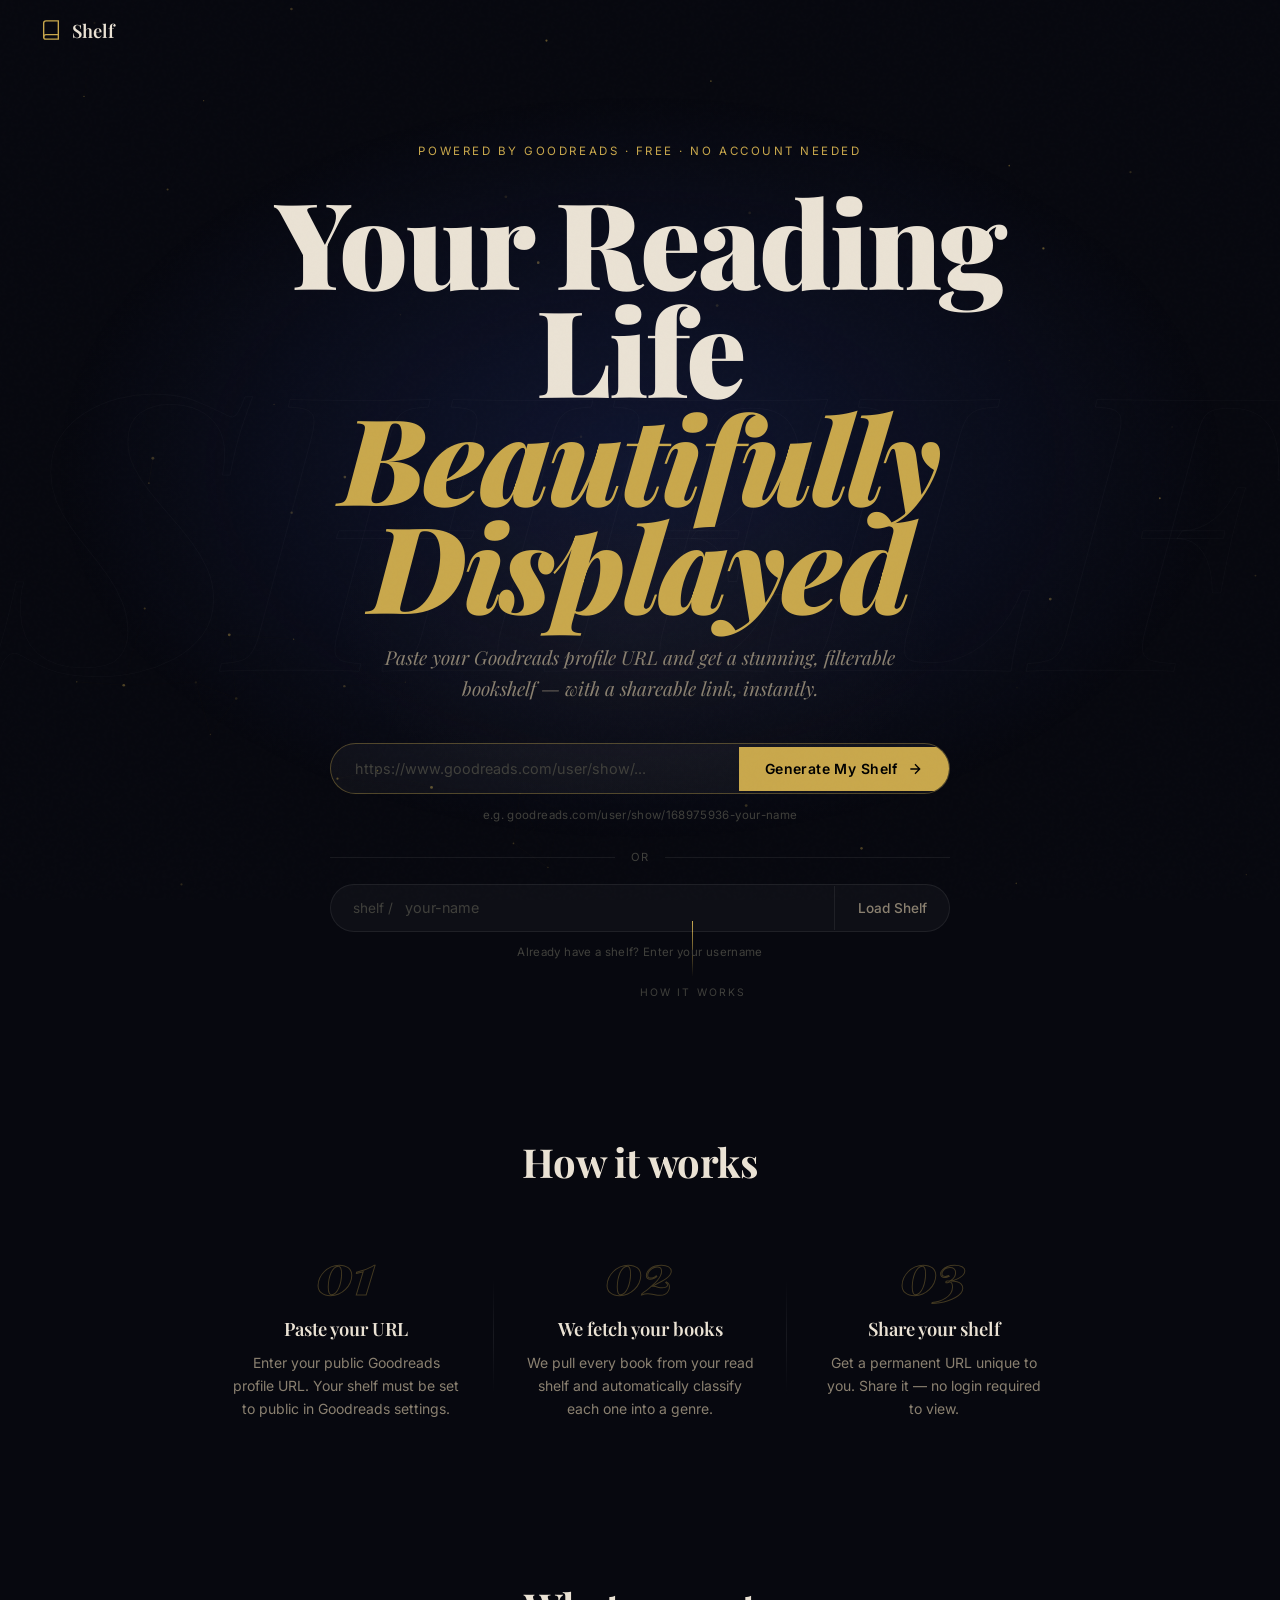
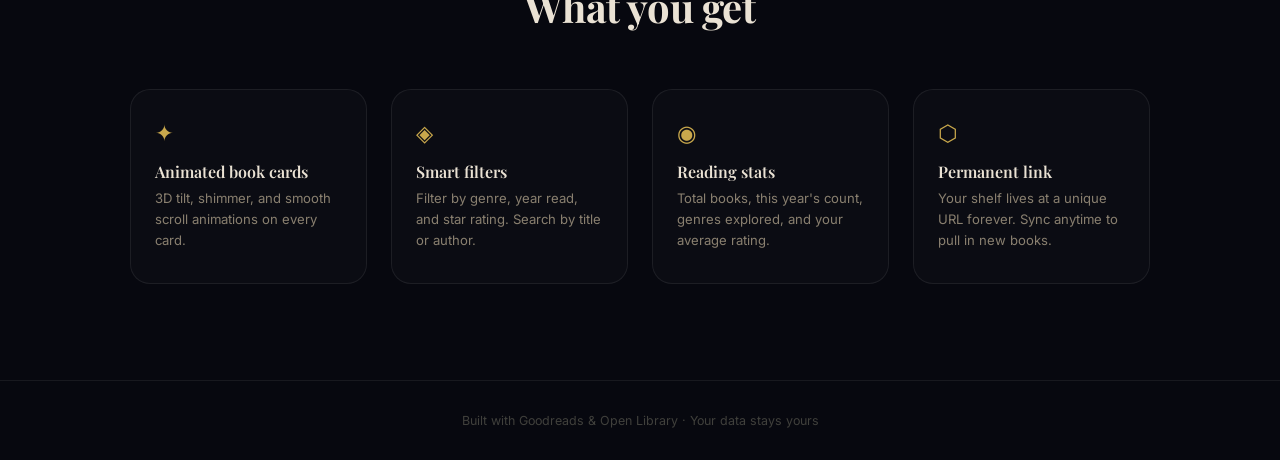
<file: index.html>
<!DOCTYPE html>
<html lang="en">
<head>
  <meta charset="UTF-8" />
  <meta name="viewport" content="width=device-width, initial-scale=1.0" />
  <title>Shelf — Your Goodreads, Beautifully Displayed</title>
  <link rel="apple-touch-icon" href="/apple-touch-icon.png" />
  <link rel="icon" type="image/png" href="/apple-touch-icon.png" />
  <link rel="manifest" href="/site.webmanifest" />
  <meta name="theme-color" content="#0d0d10" />
  <link rel="preconnect" href="https://fonts.googleapis.com" />
  <link rel="preconnect" href="https://fonts.gstatic.com" crossorigin />
  <link href="https://fonts.googleapis.com/css2?family=Playfair+Display:ital,wght@0,400;0,600;0,700;0,900;1,400;1,600&family=Inter:wght@300;400;500;600&display=swap" rel="stylesheet" />
  <script src="https://cdnjs.cloudflare.com/ajax/libs/gsap/3.12.5/gsap.min.js"></script>
  <link rel="stylesheet" href="style.css" />
  <link rel="stylesheet" href="landing.css" />
</head>
<body>

  <canvas id="particles-canvas"></canvas>

  <!-- Nav -->
  <nav class="nav" id="nav">
    <div class="nav-brand">
      <svg class="nav-logo" viewBox="0 0 24 24" fill="none">
        <path d="M4 19.5A2.5 2.5 0 0 1 6.5 17H20" stroke="currentColor" stroke-width="1.5" stroke-linecap="round"/>
        <path d="M6.5 2H20v20H6.5A2.5 2.5 0 0 1 4 19.5v-15A2.5 2.5 0 0 1 6.5 2z" stroke="currentColor" stroke-width="1.5"/>
      </svg>
      Shelf
    </div>
  </nav>

  <!-- Hero -->
  <section class="l-hero">
    <div class="l-hero-bg-text" aria-hidden="true">SHELF</div>
    <div class="l-hero-content">
      <div class="l-eyebrow">Powered by Goodreads · Free · No account needed</div>
      <h1 class="l-title">
        <span class="l-line l-line-1">Your Reading Life</span>
        <span class="l-line l-line-2"><em>Beautifully Displayed</em></span>
      </h1>
      <p class="l-sub">Paste your Goodreads profile URL and get a stunning, filterable bookshelf — with a shareable link, instantly.</p>

      <div class="l-input-wrap" id="inputWrap">
        <input
          type="url"
          class="l-input"
          id="urlInput"
          placeholder="https://www.goodreads.com/user/show/..."
          autocomplete="off"
          spellcheck="false"
        />
        <button class="l-btn" id="generateBtn">
          <span>Generate My Shelf</span>
          <svg viewBox="0 0 24 24" fill="none" stroke="currentColor" stroke-width="2">
            <path d="M5 12h14M12 5l7 7-7 7"/>
          </svg>
        </button>
      </div>
      <p class="l-hint" id="inputHint">e.g. goodreads.com/user/show/168975936-your-name</p>

      <!-- Already have a shelf -->
      <div class="l-or-divider"><span>or</span></div>
      <div class="l-existing-wrap" id="existingWrap">
        <div class="l-slug-row" id="slugRow">
          <span class="l-slug-prefix">shelf /</span>
          <input
            type="text"
            class="l-slug-input"
            id="slugInput"
            placeholder="your-name"
            autocomplete="off"
            spellcheck="false"
          />
          <button class="l-slug-btn" id="loadBtn">Load Shelf</button>
        </div>
        <p class="l-hint" id="slugHint">Already have a shelf? Enter your username</p>
      </div>
    </div>

    <div class="l-scroll-hint">
      <div class="scroll-track"></div>
      <span>How it works</span>
    </div>
  </section>

  <!-- How it works -->
  <section class="l-steps">
    <h2 class="l-section-title">How it works</h2>
    <div class="l-steps-grid">
      <div class="l-step">
        <div class="l-step-num">01</div>
        <h3>Paste your URL</h3>
        <p>Enter your public Goodreads profile URL. Your shelf must be set to public in Goodreads settings.</p>
      </div>
      <div class="l-step-divider"></div>
      <div class="l-step">
        <div class="l-step-num">02</div>
        <h3>We fetch your books</h3>
        <p>We pull every book from your read shelf and automatically classify each one into a genre.</p>
      </div>
      <div class="l-step-divider"></div>
      <div class="l-step">
        <div class="l-step-num">03</div>
        <h3>Share your shelf</h3>
        <p>Get a permanent URL unique to you. Share it — no login required to view.</p>
      </div>
    </div>
  </section>

  <!-- Features -->
  <section class="l-features">
    <h2 class="l-section-title">What you get</h2>
    <div class="l-features-grid">
      <div class="l-feature">
        <div class="l-feature-icon">✦</div>
        <h4>Animated book cards</h4>
        <p>3D tilt, shimmer, and smooth scroll animations on every card.</p>
      </div>
      <div class="l-feature">
        <div class="l-feature-icon">◈</div>
        <h4>Smart filters</h4>
        <p>Filter by genre, year read, and star rating. Search by title or author.</p>
      </div>
      <div class="l-feature">
        <div class="l-feature-icon">◉</div>
        <h4>Reading stats</h4>
        <p>Total books, this year's count, genres explored, and your average rating.</p>
      </div>
      <div class="l-feature">
        <div class="l-feature-icon">⬡</div>
        <h4>Permanent link</h4>
        <p>Your shelf lives at a unique URL forever. Sync anytime to pull in new books.</p>
      </div>
    </div>
  </section>

  <!-- Footer -->
  <footer class="l-footer">
    <p>Built with Goodreads &amp; Open Library · Your data stays yours</p>
  </footer>

  <!-- Progress overlay -->
  <div class="l-overlay" id="progressOverlay">
    <div class="l-overlay-card">
      <div class="sync-rings">
        <div class="ring ring-1"></div>
        <div class="ring ring-2"></div>
        <div class="ring ring-3"></div>
        <div class="ring-icon">
          <svg viewBox="0 0 24 24" fill="none" stroke="currentColor" stroke-width="1.5">
            <path d="M4 19.5A2.5 2.5 0 0 1 6.5 17H20"/>
            <path d="M6.5 2H20v20H6.5A2.5 2.5 0 0 1 4 19.5v-15A2.5 2.5 0 0 1 6.5 2z"/>
          </svg>
        </div>
      </div>
      <h3 id="overlayTitle">Fetching your books…</h3>
      <p id="overlayMsg">Connecting to Goodreads</p>
      <div class="l-progress-track">
        <div class="l-progress-fill" id="progressFill"></div>
      </div>
      <p class="l-progress-label" id="progressLabel"></p>
    </div>
  </div>

  <!-- Toast -->
  <div class="toast" id="toast">
    <div class="toast-indicator" id="toastIndicator"></div>
    <span class="toast-msg" id="toastMsg"></span>
  </div>

  <script src="landing.js"></script>
</body>
</html>
</file>
<file: style.css>
/* ─── Variables ─────────────────────────────────────────────── */
:root {
  --bg:           #07080f;
  --bg2:          #0c0e1a;
  --bg3:          #111422;
  --card-bg:      rgba(14, 17, 30, 0.92);
  --border:       rgba(255, 255, 255, 0.07);
  --border-gold:  rgba(201, 168, 76, 0.35);
  --gold:         #c9a84c;
  --gold-lt:      #e8c97e;
  --gold-dim:     rgba(201, 168, 76, 0.12);
  --gold-glow:    rgba(201, 168, 76, 0.18);
  --text:         #eae2d4;
  --text2:        #8a8070;
  --text3:        #40403c;
  --star:         #f5c518;
  --green:        #4ade80;
  --red:          #f87171;
  --serif:        'Playfair Display', Georgia, serif;
  --sans:         'Inter', system-ui, sans-serif;
  --r:            12px;
  --r-lg:         20px;
  --shadow:       0 8px 40px rgba(0, 0, 0, 0.6);
  --shadow-card:  0 20px 60px rgba(0, 0, 0, 0.8), 0 0 0 1px rgba(201,168,76,0.12);
}

/* ─── Reset ──────────────────────────────────────────────────── */
*, *::before, *::after { box-sizing: border-box; margin: 0; padding: 0; }
html { font-size: 16px; scroll-behavior: smooth; }
body {
  background: var(--bg);
  color: var(--text);
  font-family: var(--sans);
  overflow-x: hidden;
  min-height: 100vh;
}
button { cursor: pointer; font-family: var(--sans); }
img { display: block; max-width: 100%; }
a { color: inherit; text-decoration: none; }

/* ─── Noise overlay ──────────────────────────────────────────── */
body::after {
  content: '';
  position: fixed;
  inset: 0;
  background-image: url("data:image/svg+xml,%3Csvg viewBox='0 0 256 256' xmlns='http://www.w3.org/2000/svg'%3E%3Cfilter id='noise'%3E%3CfeTurbulence type='fractalNoise' baseFrequency='0.9' numOctaves='4' stitchTiles='stitch'/%3E%3C/filter%3E%3Crect width='100%25' height='100%25' filter='url(%23noise)' opacity='0.04'/%3E%3C/svg%3E");
  pointer-events: none;
  z-index: 9999;
  opacity: 0.35;
}

/* ─── Canvas ─────────────────────────────────────────────────── */
#particles-canvas {
  position: fixed;
  inset: 0;
  width: 100%;
  height: 100%;
  pointer-events: none;
  z-index: 0;
}

/* ─── Nav ────────────────────────────────────────────────────── */
.nav {
  position: fixed;
  top: 0; left: 0; right: 0;
  z-index: 100;
  display: flex;
  align-items: center;
  justify-content: space-between;
  padding: 1.1rem 2.5rem;
  background: transparent;
  transition: background 0.4s ease, padding 0.3s ease, box-shadow 0.4s ease;
}
.nav.scrolled {
  background: rgba(7, 8, 15, 0.92);
  backdrop-filter: blur(24px);
  -webkit-backdrop-filter: blur(24px);
  box-shadow: 0 1px 0 var(--border);
  padding: 0.8rem 2.5rem;
}
.nav-brand {
  display: flex;
  align-items: center;
  gap: 0.65rem;
  font-family: var(--serif);
  font-size: 1.15rem;
  font-weight: 600;
  color: var(--text);
  letter-spacing: -0.01em;
}
.nav-logo {
  width: 22px;
  height: 22px;
  color: var(--gold);
}
.nav-right {
  display: flex;
  align-items: center;
  gap: 1.25rem;
}
.last-updated {
  font-size: 0.72rem;
  color: var(--text3);
  letter-spacing: 0.04em;
}
.sync-btn {
  display: flex;
  align-items: center;
  gap: 0.55rem;
  padding: 0.55rem 1.2rem;
  background: transparent;
  border: 1px solid var(--border-gold);
  border-radius: 50px;
  color: var(--gold-lt);
  font-size: 0.82rem;
  font-weight: 500;
  letter-spacing: 0.03em;
  transition: background 0.3s, border-color 0.3s, transform 0.2s, opacity 0.3s;
}
.sync-btn:hover {
  background: var(--gold-glow);
  border-color: var(--gold);
  transform: translateY(-1px);
}
.sync-btn.syncing { opacity: 0.55; pointer-events: none; }
.sync-btn.syncing .sync-icon { animation: spin 1s linear infinite; }
.sync-icon { width: 15px; height: 15px; flex-shrink: 0; }
@keyframes spin { to { transform: rotate(360deg); } }

/* ─── Hero ───────────────────────────────────────────────────── */
.hero {
  position: relative;
  z-index: 1;
  min-height: 100vh;
  display: flex;
  flex-direction: column;
  align-items: center;
  justify-content: center;
  text-align: center;
  padding: 9rem 2rem 5rem;
  overflow: hidden;
}
.hero::before {
  content: '';
  position: absolute;
  inset: 0;
  background:
    radial-gradient(ellipse 70% 55% at 50% 45%, rgba(25, 35, 80, 0.5) 0%, transparent 65%),
    radial-gradient(ellipse 40% 30% at 50% 60%, rgba(201, 168, 76, 0.06) 0%, transparent 60%);
  pointer-events: none;
}
.hero-bg-text {
  position: absolute;
  top: 50%;
  left: 50%;
  transform: translate(-50%, -52%);
  font-family: var(--serif);
  font-size: clamp(14rem, 30vw, 30rem);
  font-weight: 900;
  font-style: italic;
  color: transparent;
  -webkit-text-stroke: 1px rgba(255, 255, 255, 0.025);
  line-height: 1;
  pointer-events: none;
  user-select: none;
  white-space: nowrap;
}
.hero-content {
  position: relative;
  z-index: 2;
  display: flex;
  flex-direction: column;
  align-items: center;
}
.hero-eyebrow {
  font-size: 0.72rem;
  letter-spacing: 0.28em;
  text-transform: uppercase;
  color: var(--gold);
  margin-bottom: 2rem;
  opacity: 0;
  transform: translateY(12px);
}
.hero-title {
  font-family: var(--serif);
  font-size: clamp(4rem, 11vw, 9rem);
  font-weight: 900;
  line-height: 0.88;
  margin-bottom: 1.5rem;
  color: var(--text);
  letter-spacing: -0.02em;
}
.hero-line {
  display: block;
  opacity: 0;
  transform: translateY(50px);
}
.hero-line-2 em {
  font-style: italic;
  color: var(--gold);
}
.hero-sub {
  font-family: var(--serif);
  font-style: italic;
  font-size: clamp(1rem, 2.2vw, 1.25rem);
  color: var(--text2);
  margin-bottom: 3.5rem;
  opacity: 0;
  transform: translateY(16px);
  max-width: 380px;
}

/* Stats row */
.stats-row {
  display: flex;
  align-items: stretch;
  gap: 0;
  border: 1px solid var(--border);
  border-radius: var(--r-lg);
  overflow: hidden;
  background: rgba(12, 14, 26, 0.7);
  backdrop-filter: blur(16px);
  opacity: 0;
  transform: translateY(20px);
}
.stat-item {
  padding: 1.6rem 2.2rem;
  text-align: center;
  transition: background 0.3s;
  flex: 1;
}
.stat-item:hover { background: rgba(201, 168, 76, 0.05); }
.stat-divider {
  width: 1px;
  background: var(--border);
  margin: 1rem 0;
}
.stat-val {
  font-family: var(--serif);
  font-size: 2.4rem;
  font-weight: 700;
  color: var(--gold-lt);
  line-height: 1;
  margin-bottom: 0.35rem;
}
.stat-key {
  font-size: 0.66rem;
  text-transform: uppercase;
  letter-spacing: 0.18em;
  color: var(--text3);
}

/* Scroll hint */
.hero-scroll {
  position: absolute;
  bottom: 2.5rem;
  left: 50%;
  transform: translateX(-50%);
  display: flex;
  flex-direction: column;
  align-items: center;
  gap: 0.6rem;
  font-size: 0.65rem;
  letter-spacing: 0.2em;
  text-transform: uppercase;
  color: var(--text3);
  opacity: 0;
}
.scroll-track {
  width: 1px;
  height: 56px;
  background: linear-gradient(to bottom, var(--gold), transparent);
  animation: trackPulse 2.2s ease-in-out infinite;
}
@keyframes trackPulse {
  0%, 100% { opacity: 0.25; transform: scaleY(0.7) translateY(0); }
  50%       { opacity: 1;    transform: scaleY(1)   translateY(4px); }
}

/* ─── Filters Bar ────────────────────────────────────────────── */
.filters-bar {
  position: sticky;
  top: 60px;
  z-index: 50;
  background: rgba(7, 8, 15, 0.94);
  backdrop-filter: blur(24px);
  -webkit-backdrop-filter: blur(24px);
  border-bottom: 1px solid var(--border);
}
.filters-inner {
  display: flex;
  align-items: center;
  gap: 0.75rem;
  padding: 0.85rem 2.5rem;
  max-width: 1680px;
  margin: 0 auto;
  flex-wrap: wrap;
}

/* Search */
.search-wrap {
  position: relative;
  display: flex;
  align-items: center;
  flex: 1;
  min-width: 200px;
  max-width: 280px;
}
.search-wrap svg {
  position: absolute;
  left: 0.85rem;
  width: 15px;
  height: 15px;
  color: var(--text3);
  pointer-events: none;
  flex-shrink: 0;
}
.search-input {
  width: 100%;
  background: rgba(255,255,255,0.04);
  border: 1px solid var(--border);
  border-radius: 50px;
  color: var(--text);
  font-size: 0.85rem;
  padding: 0.55rem 2rem 0.55rem 2.5rem;
  outline: none;
  transition: border-color 0.25s, background 0.25s;
  font-family: var(--sans);
}
.search-input::placeholder { color: var(--text3); }
.search-input:focus {
  border-color: var(--gold);
  background: var(--gold-dim);
}
.search-clear {
  position: absolute;
  right: 0.7rem;
  background: none;
  border: none;
  color: var(--text3);
  font-size: 0.7rem;
  line-height: 1;
  padding: 0.2rem;
  opacity: 0;
  pointer-events: none;
  transition: opacity 0.2s, color 0.2s;
}
.search-clear.visible { opacity: 1; pointer-events: all; }
.search-clear:hover { color: var(--text); }

/* Filter groups */
.filter-pill-group {
  display: flex;
  align-items: center;
  gap: 0.5rem;
  flex-shrink: 0;
}
.filter-label {
  font-size: 0.68rem;
  text-transform: uppercase;
  letter-spacing: 0.12em;
  color: var(--text3);
  white-space: nowrap;
}
.filter-select {
  background: rgba(255,255,255,0.04);
  border: 1px solid var(--border);
  border-radius: 50px;
  color: var(--text);
  font-size: 0.83rem;
  padding: 0.48rem 2rem 0.48rem 0.85rem;
  outline: none;
  cursor: pointer;
  font-family: var(--sans);
  appearance: none;
  -webkit-appearance: none;
  background-image: url("data:image/svg+xml,%3Csvg xmlns='http://www.w3.org/2000/svg' width='12' height='12' viewBox='0 0 24 24' fill='none' stroke='%23555' stroke-width='2'%3E%3Cpath d='M6 9l6 6 6-6'/%3E%3C/svg%3E");
  background-repeat: no-repeat;
  background-position: right 0.65rem center;
  transition: border-color 0.25s, background-color 0.25s;
}
.filter-select:focus, .filter-select:hover {
  border-color: var(--gold);
  background-color: var(--gold-dim);
}
.filter-select option { background: var(--bg2); }

/* Genre chips */
.genre-pill-group { flex-shrink: 1; min-width: 0; }
.genre-chips-scroll {
  display: flex;
  gap: 0.4rem;
  overflow-x: auto;
  scrollbar-width: none;
  max-width: 380px;
  padding-bottom: 2px;
}
.genre-chips-scroll::-webkit-scrollbar { display: none; }
.genre-chip {
  flex-shrink: 0;
  padding: 0.32rem 0.75rem;
  border-radius: 50px;
  border: 1px solid var(--border);
  background: transparent;
  color: var(--text2);
  font-size: 0.76rem;
  cursor: pointer;
  transition: all 0.22s;
  white-space: nowrap;
  font-family: var(--sans);
}
.genre-chip:hover { border-color: var(--gold); color: var(--gold-lt); }
.genre-chip.active {
  background: var(--gold-glow);
  border-color: var(--gold);
  color: var(--gold-lt);
}

/* Star filter */
.star-filter { display: flex; gap: 0.2rem; }
.sf-star {
  background: none;
  border: none;
  font-size: 1.05rem;
  color: var(--text3);
  transition: color 0.18s, transform 0.18s;
  line-height: 1;
  padding: 0.1rem;
}
.sf-star:hover, .sf-star.lit { color: var(--star); transform: scale(1.18); }

/* Reset + count */
.reset-btn {
  display: flex;
  align-items: center;
  gap: 0.4rem;
  padding: 0.45rem 0.85rem;
  background: transparent;
  border: 1px solid rgba(255,255,255,0.08);
  border-radius: 50px;
  color: var(--text3);
  font-size: 0.78rem;
  transition: border-color 0.25s, color 0.25s;
  flex-shrink: 0;
}
.reset-btn svg { width: 12px; height: 12px; }
.reset-btn:hover { border-color: rgba(248,113,113,0.45); color: var(--red); }
.results-badge {
  margin-left: auto;
  font-size: 0.78rem;
  color: var(--text3);
  white-space: nowrap;
  flex-shrink: 0;
}
.results-badge span { color: var(--gold-lt); font-weight: 600; }

/* ─── Books Grid ─────────────────────────────────────────────── */
.books-section {
  position: relative;
  z-index: 1;
  padding: 2.5rem 2.5rem 8rem;
  max-width: 1680px;
  margin: 0 auto;
  min-height: 60vh;
}

/* Skeleton */
.skeleton-grid {
  display: grid;
  grid-template-columns: repeat(auto-fill, minmax(195px, 1fr));
  gap: 1.5rem;
}
.skel-card { border-radius: var(--r); overflow: hidden; }
.skel-cover {
  width: 100%;
  padding-bottom: 148%;
  background: linear-gradient(90deg, var(--bg3) 0%, rgba(255,255,255,0.045) 50%, var(--bg3) 100%);
  background-size: 200% 100%;
  animation: shimmer 1.6s ease-in-out infinite;
}
.skel-info { padding: 0.9rem 1rem; display: flex; flex-direction: column; gap: 0.5rem; }
.skel-line {
  height: 11px;
  border-radius: 6px;
  background: linear-gradient(90deg, var(--bg3) 0%, rgba(255,255,255,0.04) 50%, var(--bg3) 100%);
  background-size: 200% 100%;
  animation: shimmer 1.6s ease-in-out infinite;
}
.skel-line.s { width: 55%; }
.skel-line.m { width: 78%; }
@keyframes shimmer {
  0%   { background-position: 200% 0; }
  100% { background-position: -200% 0; }
}

/* Book grid */
.books-grid {
  display: grid;
  grid-template-columns: repeat(auto-fill, minmax(195px, 1fr));
  gap: 1.5rem;
}

/* ─── Book Card ──────────────────────────────────────────────── */
.book-card {
  position: relative;
  border-radius: var(--r);
  overflow: hidden;
  cursor: pointer;
  background: var(--bg3);
  border: 1px solid var(--border);
  transform-style: preserve-3d;
  will-change: transform;
  transition: border-color 0.35s ease, box-shadow 0.35s ease;
}
.book-card:hover {
  border-color: var(--border-gold);
  box-shadow: var(--shadow-card);
}

/* Cover */
.card-cover {
  position: relative;
  width: 100%;
  padding-bottom: 148%;
  overflow: hidden;
  background: var(--bg3);
}
.card-cover img {
  position: absolute;
  inset: 0;
  width: 100%;
  height: 100%;
  object-fit: cover;
  transition: transform 0.6s cubic-bezier(0.25, 0.46, 0.45, 0.94);
}
.book-card:hover .card-cover img { transform: scale(1.06); }
.card-cover-fallback {
  position: absolute;
  inset: 0;
  display: flex;
  flex-direction: column;
  align-items: center;
  justify-content: center;
  padding: 1.5rem;
  background: linear-gradient(145deg, #151928 0%, #0c0e1a 100%);
  text-align: center;
}
.card-cover-fallback svg { width: 36px; height: 36px; color: var(--text3); margin-bottom: 0.75rem; }
.card-cover-fallback span {
  font-family: var(--serif);
  font-size: 0.85rem;
  color: var(--text2);
  line-height: 1.35;
}

/* Gradient overlay */
.card-grad {
  position: absolute;
  inset: 0;
  background: linear-gradient(to top, rgba(7,8,15,1) 0%, rgba(7,8,15,0.45) 38%, rgba(7,8,15,0) 65%);
  transition: opacity 0.35s;
}
.book-card:hover .card-grad { opacity: 0.95; }

/* Year badge */
.card-year {
  position: absolute;
  top: 0.7rem;
  right: 0.7rem;
  background: rgba(7,8,15,0.82);
  backdrop-filter: blur(8px);
  border: 1px solid rgba(255,255,255,0.09);
  border-radius: 50px;
  padding: 0.18rem 0.6rem;
  font-size: 0.68rem;
  color: var(--text2);
  letter-spacing: 0.04em;
}

/* Hover reveal button */
.card-peek {
  position: absolute;
  bottom: 0;
  left: 0;
  right: 0;
  display: flex;
  align-items: center;
  justify-content: center;
  padding-bottom: 1rem;
  opacity: 0;
  transform: translateY(6px);
  transition: opacity 0.3s ease 0.05s, transform 0.3s ease 0.05s;
  pointer-events: none;
}
.book-card:hover .card-peek {
  opacity: 1;
  transform: translateY(0);
  pointer-events: all;
}
.peek-btn {
  padding: 0.48rem 1.1rem;
  background: rgba(201,168,76,0.92);
  color: #000;
  border: none;
  border-radius: 50px;
  font-size: 0.75rem;
  font-weight: 600;
  letter-spacing: 0.06em;
  backdrop-filter: blur(4px);
  transition: background 0.2s, transform 0.2s;
  text-transform: uppercase;
}
.peek-btn:hover { background: var(--gold-lt); transform: scale(1.04); }

/* Shine */
.card-shine {
  position: absolute;
  inset: 0;
  opacity: 0;
  pointer-events: none;
  transition: opacity 0.3s;
  border-radius: var(--r);
}
.book-card:hover .card-shine { opacity: 1; }

/* Card Info */
.card-info { padding: 0.85rem 0.95rem 1rem; }
.card-title {
  font-family: var(--serif);
  font-size: 0.92rem;
  font-weight: 600;
  line-height: 1.32;
  color: var(--text);
  margin-bottom: 0.28rem;
  display: -webkit-box;
  -webkit-line-clamp: 2;
  -webkit-box-orient: vertical;
  overflow: hidden;
}
.card-author {
  font-size: 0.76rem;
  color: var(--text2);
  margin-bottom: 0.55rem;
  overflow: hidden;
  text-overflow: ellipsis;
  white-space: nowrap;
}
.card-stars { display: flex; gap: 0.12rem; margin-bottom: 0.5rem; }
.star-dot { font-size: 0.72rem; color: var(--text3); transition: color 0.15s; }
.star-dot.on { color: var(--star); }
.card-genres {
  display: flex;
  gap: 0.28rem;
  flex-wrap: wrap;
  opacity: 0;
  transform: translateY(4px);
  transition: opacity 0.3s, transform 0.3s;
}
.book-card:hover .card-genres { opacity: 1; transform: translateY(0); }
.gtag {
  font-size: 0.63rem;
  padding: 0.14rem 0.5rem;
  border-radius: 50px;
  background: var(--gold-glow);
  border: 1px solid rgba(201,168,76,0.22);
  color: var(--gold-lt);
  white-space: nowrap;
}

/* ─── Empty State ────────────────────────────────────────────── */
.empty-state {
  display: flex;
  flex-direction: column;
  align-items: center;
  justify-content: center;
  padding: 7rem 2rem;
  text-align: center;
  color: var(--text3);
}
.empty-icon {
  width: 64px;
  height: 64px;
  color: var(--text3);
  margin-bottom: 1.5rem;
  opacity: 0.4;
}
.empty-icon svg { width: 100%; height: 100%; }
.empty-state h3 {
  font-family: var(--serif);
  font-size: 1.6rem;
  color: var(--text2);
  margin-bottom: 0.5rem;
}
.empty-state p { font-size: 0.9rem; color: var(--text3); margin-bottom: 2rem; }
.empty-sync-btn {
  padding: 0.7rem 1.6rem;
  background: transparent;
  border: 1px solid var(--border-gold);
  border-radius: 50px;
  color: var(--gold-lt);
  font-size: 0.85rem;
  font-weight: 500;
  letter-spacing: 0.03em;
  transition: background 0.3s, transform 0.2s;
}
.empty-sync-btn:hover { background: var(--gold-glow); transform: translateY(-2px); }

/* ─── Modal ──────────────────────────────────────────────────── */
.modal-backdrop {
  position: fixed;
  inset: 0;
  background: rgba(0,0,0,0.88);
  backdrop-filter: blur(14px);
  -webkit-backdrop-filter: blur(14px);
  z-index: 200;
  display: flex;
  align-items: center;
  justify-content: center;
  padding: 2rem;
  opacity: 0;
  pointer-events: none;
  transition: opacity 0.35s ease;
}
.modal-backdrop.open {
  opacity: 1;
  pointer-events: all;
}
.modal {
  position: relative;
  background: var(--bg2);
  border: 1px solid rgba(255,255,255,0.09);
  border-radius: var(--r-lg);
  max-width: 820px;
  width: 100%;
  max-height: 88vh;
  overflow: hidden;
  display: flex;
  transform: scale(0.88) translateY(24px);
  transition: transform 0.45s cubic-bezier(0.34, 1.56, 0.64, 1);
  box-shadow: 0 32px 80px rgba(0,0,0,0.85);
}
.modal-backdrop.open .modal {
  transform: scale(1) translateY(0);
}
.modal-close {
  position: absolute;
  top: 1.1rem;
  right: 1.1rem;
  width: 34px; height: 34px;
  display: flex; align-items: center; justify-content: center;
  border-radius: 50%;
  border: 1px solid var(--border);
  background: var(--bg3);
  color: var(--text2);
  transition: border-color 0.2s, color 0.2s, transform 0.2s;
  z-index: 10;
}
.modal-close svg { width: 14px; height: 14px; }
.modal-close:hover { border-color: var(--gold); color: var(--gold); transform: rotate(90deg); }
.modal-inner { display: flex; width: 100%; overflow: hidden; }

/* Modal cover */
.modal-cover {
  width: 260px;
  flex-shrink: 0;
  position: relative;
  overflow: hidden;
}
.modal-cover img { width: 100%; height: 100%; object-fit: cover; }
.modal-cover-fade {
  position: absolute;
  inset: 0;
  background: linear-gradient(to right, transparent 55%, var(--bg2));
}
.modal-cover-fallback {
  width: 100%;
  height: 100%;
  min-height: 380px;
  display: flex;
  align-items: center;
  justify-content: center;
  background: linear-gradient(145deg, #151928, #0c0e1a);
  font-size: 5rem;
  opacity: 0.25;
}

/* Modal body */
.modal-body {
  flex: 1;
  overflow-y: auto;
  padding: 2.5rem 2.5rem 2.5rem 2rem;
  scrollbar-width: thin;
  scrollbar-color: var(--border) transparent;
}
.modal-body::-webkit-scrollbar { width: 4px; }
.modal-body::-webkit-scrollbar-track { background: transparent; }
.modal-body::-webkit-scrollbar-thumb { background: var(--border); border-radius: 4px; }

.modal-eyebrow {
  font-size: 0.68rem;
  text-transform: uppercase;
  letter-spacing: 0.2em;
  color: var(--gold);
  margin-bottom: 0.65rem;
}
.modal-title {
  font-family: var(--serif);
  font-size: 1.85rem;
  font-weight: 700;
  line-height: 1.18;
  color: var(--text);
  margin-bottom: 0.4rem;
}
.modal-author { font-size: 1rem; color: var(--text2); margin-bottom: 1.75rem; }
.modal-meta {
  display: flex;
  flex-wrap: wrap;
  gap: 1.5rem;
  margin-bottom: 1.5rem;
  padding-bottom: 1.5rem;
  border-bottom: 1px solid var(--border);
}
.meta-block { display: flex; flex-direction: column; gap: 0.2rem; }
.meta-label { font-size: 0.64rem; text-transform: uppercase; letter-spacing: 0.12em; color: var(--text3); }
.meta-val { font-size: 0.95rem; color: var(--text); font-weight: 500; }
.meta-stars { display: flex; gap: 0.14rem; }
.meta-star { font-size: 0.85rem; color: var(--text3); }
.meta-star.on { color: var(--star); }
.modal-genres { display: flex; flex-wrap: wrap; gap: 0.4rem; margin-bottom: 1.5rem; }
.modal-genre-tag {
  padding: 0.3rem 0.8rem;
  border-radius: 50px;
  background: var(--gold-glow);
  border: 1px solid rgba(201,168,76,0.22);
  color: var(--gold-lt);
  font-size: 0.76rem;
}
.modal-desc {
  font-size: 0.9rem;
  line-height: 1.78;
  color: var(--text2);
  margin-bottom: 2rem;
}
.modal-link {
  display: inline-flex;
  align-items: center;
  gap: 0.5rem;
  padding: 0.55rem 1.3rem;
  border: 1px solid var(--border-gold);
  border-radius: 50px;
  color: var(--gold-lt);
  font-size: 0.83rem;
  font-weight: 500;
  letter-spacing: 0.03em;
  transition: background 0.3s, transform 0.2s;
}
.modal-link:hover { background: var(--gold-glow); transform: translateY(-1px); }
.modal-link svg { width: 13px; height: 13px; }

/* ─── Sync overlay ───────────────────────────────────────────── */
.sync-overlay {
  position: fixed;
  inset: 0;
  background: rgba(0,0,0,0.82);
  backdrop-filter: blur(10px);
  z-index: 300;
  display: flex;
  align-items: center;
  justify-content: center;
  opacity: 0;
  pointer-events: none;
  transition: opacity 0.35s;
}
.sync-overlay.active { opacity: 1; pointer-events: all; }
.sync-card {
  background: var(--bg2);
  border: 1px solid var(--border);
  border-radius: var(--r-lg);
  padding: 3.5rem 4rem;
  text-align: center;
  max-width: 380px;
  box-shadow: var(--shadow);
}
.sync-rings {
  position: relative;
  width: 80px;
  height: 80px;
  margin: 0 auto 2rem;
}
.ring {
  position: absolute;
  border-radius: 50%;
  border-style: solid;
  border-color: transparent;
  animation: ringPulse 2.2s ease-in-out infinite;
}
.ring-1 {
  inset: 0;
  border-width: 2px;
  border-top-color: var(--gold);
  animation-delay: 0s;
  animation-name: ringPulse;
}
.ring-2 {
  inset: 10px;
  border-width: 2px;
  border-top-color: var(--gold-lt);
  animation-delay: -0.4s;
  animation-name: ringPulse;
  opacity: 0.6;
}
.ring-3 {
  inset: 20px;
  border-width: 2px;
  border-top-color: var(--gold);
  animation-delay: -0.8s;
  animation-name: ringPulse;
  opacity: 0.35;
}
@keyframes ringPulse {
  0%   { transform: rotate(0deg); }
  100% { transform: rotate(360deg); }
}
.ring-icon {
  position: absolute;
  inset: 28px;
  display: flex;
  align-items: center;
  justify-content: center;
  color: var(--gold-lt);
}
.ring-icon svg { width: 22px; height: 22px; }
.sync-card h3 {
  font-family: var(--serif);
  font-size: 1.45rem;
  color: var(--text);
  margin-bottom: 0.5rem;
}
.sync-card p { font-size: 0.875rem; color: var(--text2); line-height: 1.6; }

/* ─── Toast ──────────────────────────────────────────────────── */
.toast {
  position: fixed;
  bottom: 2.25rem;
  right: 2.25rem;
  z-index: 400;
  display: flex;
  align-items: center;
  gap: 0.75rem;
  background: var(--bg2);
  border: 1px solid var(--border);
  border-radius: var(--r);
  padding: 0.9rem 1.4rem;
  font-size: 0.875rem;
  color: var(--text);
  box-shadow: var(--shadow);
  max-width: 360px;
  transform: translateY(120px) scale(0.95);
  opacity: 0;
  transition: transform 0.45s cubic-bezier(0.34, 1.56, 0.64, 1), opacity 0.35s ease;
  pointer-events: none;
}
.toast.show { transform: translateY(0) scale(1); opacity: 1; pointer-events: all; }
.toast.success { border-color: rgba(74,222,128,0.3); }
.toast.error   { border-color: rgba(248,113,113,0.3); }
.toast-indicator {
  width: 8px; height: 8px;
  border-radius: 50%;
  flex-shrink: 0;
}
.toast.success .toast-indicator { background: var(--green); }
.toast.error   .toast-indicator { background: var(--red); }

/* ─── Responsive ─────────────────────────────────────────────── */
@media (max-width: 900px) {
  .stats-row { flex-wrap: wrap; }
  .stat-divider { display: none; }
  .stat-item { flex: 1 1 calc(50% - 1px); }
  .modal-cover { display: none; }
  .modal-body { padding: 2rem; }
  .genre-pill-group { display: none; }
  .last-updated { display: none; }
}
@media (max-width: 640px) {
  .nav { padding: 0.9rem 1.25rem; }
  .books-section { padding: 1.75rem 1.25rem 5rem; }
  .books-grid, .skeleton-grid { grid-template-columns: repeat(auto-fill, minmax(155px, 1fr)); gap: 1rem; }
  .filters-inner { padding: 0.75rem 1.25rem; gap: 0.6rem; }
  .hero-title { font-size: clamp(3.5rem, 16vw, 6rem); }
  .stat-val { font-size: 2rem; }
  .stat-item { padding: 1.2rem 1.5rem; }
}
</file>
<file: landing.css>
/* ─── Landing page styles ────────────────────────────────────── */

/* Nav home link */
.nav-home-link {
  font-size: 0.78rem;
  color: var(--text2);
  text-decoration: none;
  letter-spacing: 0.02em;
  transition: color 0.2s;
}
.nav-home-link:hover { color: var(--gold-lt); }

/* Share button */
.nav-share-btn {
  display: flex;
  align-items: center;
  gap: 0.45rem;
  padding: 0.5rem 1rem;
  background: transparent;
  border: 1px solid var(--border-gold);
  border-radius: 50px;
  color: var(--text2);
  font-size: 0.8rem;
  font-family: var(--sans);
  cursor: pointer;
  transition: border-color 0.25s, color 0.25s, background 0.25s;
}
.nav-share-btn svg { width: 14px; height: 14px; }
.nav-share-btn:hover {
  border-color: var(--gold);
  color: var(--gold-lt);
  background: var(--gold-dim);
}
.nav-share-btn.copied {
  border-color: rgba(74, 222, 128, 0.5);
  color: rgb(74, 222, 128);
  background: rgba(74, 222, 128, 0.06);
}

/* ─── Landing hero ───────────────────────────────────────────── */
.l-hero {
  position: relative;
  z-index: 1;
  min-height: 100vh;
  display: flex;
  flex-direction: column;
  align-items: center;
  justify-content: center;
  text-align: center;
  padding: 9rem 2rem 5rem;
  overflow: hidden;
}
.l-hero::before {
  content: '';
  position: absolute;
  inset: 0;
  background:
    radial-gradient(ellipse 70% 55% at 50% 45%, rgba(25, 35, 80, 0.5) 0%, transparent 65%),
    radial-gradient(ellipse 40% 30% at 50% 60%, rgba(201, 168, 76, 0.06) 0%, transparent 60%);
  pointer-events: none;
}
.l-hero-bg-text {
  position: absolute;
  top: 50%;
  left: 50%;
  transform: translate(-50%, -52%);
  font-family: var(--serif);
  font-size: clamp(14rem, 30vw, 30rem);
  font-weight: 900;
  font-style: italic;
  color: transparent;
  -webkit-text-stroke: 1px rgba(255, 255, 255, 0.025);
  line-height: 1;
  pointer-events: none;
  user-select: none;
  white-space: nowrap;
}
.l-hero-content {
  position: relative;
  z-index: 2;
  display: flex;
  flex-direction: column;
  align-items: center;
  max-width: 760px;
}
.l-eyebrow {
  font-size: 0.72rem;
  letter-spacing: 0.22em;
  text-transform: uppercase;
  color: var(--gold);
  margin-bottom: 1.75rem;
  opacity: 0;
  animation: fadeUp 0.9s ease forwards 0.3s;
}
.l-title {
  font-family: var(--serif);
  font-size: clamp(3.5rem, 10vw, 7.5rem);
  font-weight: 900;
  line-height: 0.9;
  letter-spacing: -0.02em;
  margin-bottom: 1.5rem;
  color: var(--text);
}
.l-line {
  display: block;
  opacity: 0;
  transform: translateY(40px);
}
.l-line-1 { animation: lineUp 1s cubic-bezier(0.16,1,0.3,1) forwards 0.5s; }
.l-line-2 { animation: lineUp 1s cubic-bezier(0.16,1,0.3,1) forwards 0.65s; }
.l-line-2 em { font-style: italic; color: var(--gold); }
.l-sub {
  font-family: var(--serif);
  font-style: italic;
  font-size: clamp(1rem, 2vw, 1.2rem);
  color: var(--text2);
  max-width: 520px;
  margin-bottom: 2.5rem;
  line-height: 1.6;
  opacity: 0;
  animation: fadeUp 0.9s ease forwards 0.85s;
}

@keyframes fadeUp {
  to { opacity: 1; transform: translateY(0); }
}
@keyframes lineUp {
  to { opacity: 1; transform: translateY(0); }
}

/* ─── URL Input ──────────────────────────────────────────────── */
.l-input-wrap {
  display: flex;
  align-items: center;
  gap: 0;
  width: 100%;
  max-width: 620px;
  background: rgba(255,255,255,0.04);
  border: 1px solid var(--border-gold);
  border-radius: 60px;
  overflow: hidden;
  opacity: 0;
  animation: fadeUp 0.9s ease forwards 1s;
  transition: box-shadow 0.3s, border-color 0.3s;
}
.l-input-wrap:focus-within {
  border-color: var(--gold);
  box-shadow: 0 0 0 4px rgba(201, 168, 76, 0.12);
}
.l-input-wrap.error {
  border-color: rgba(248,113,113,0.6);
  box-shadow: 0 0 0 4px rgba(248,113,113,0.08);
  animation: shake 0.4s ease;
}
@keyframes shake {
  0%,100% { transform: translateX(0); }
  25%      { transform: translateX(-8px); }
  75%      { transform: translateX(8px); }
}
.l-input {
  flex: 1;
  background: transparent;
  border: none;
  outline: none;
  color: var(--text);
  font-size: 0.9rem;
  font-family: var(--sans);
  padding: 1rem 1.5rem;
}
.l-input::placeholder { color: var(--text3); }
.l-btn {
  display: flex;
  align-items: center;
  gap: 0.6rem;
  padding: 0.85rem 1.6rem;
  background: var(--gold);
  border: none;
  color: #000;
  font-size: 0.875rem;
  font-weight: 600;
  font-family: var(--sans);
  letter-spacing: 0.03em;
  cursor: pointer;
  white-space: nowrap;
  transition: background 0.2s, transform 0.15s;
  flex-shrink: 0;
}
.l-btn svg { width: 16px; height: 16px; }
.l-btn:hover { background: var(--gold-lt); }
.l-btn:active { transform: scale(0.98); }
.l-btn:disabled { opacity: 0.5; pointer-events: none; }

.l-hint {
  font-size: 0.72rem;
  color: var(--text3);
  margin-top: 0.85rem;
  letter-spacing: 0.03em;
  opacity: 0;
  animation: fadeUp 0.9s ease forwards 1.15s;
}
.l-hint.error-msg { color: var(--red); }

/* ─── Or divider ─────────────────────────────────────────────── */
.l-or-divider {
  display: flex;
  align-items: center;
  gap: 1rem;
  width: 100%;
  max-width: 620px;
  margin: 1.75rem 0 1.25rem;
  opacity: 0;
  animation: fadeUp 0.9s ease forwards 1.25s;
}
.l-or-divider::before,
.l-or-divider::after {
  content: '';
  flex: 1;
  height: 1px;
  background: var(--border);
}
.l-or-divider span {
  font-size: 0.7rem;
  letter-spacing: 0.12em;
  text-transform: uppercase;
  color: var(--text3);
}

/* ─── Load existing shelf ────────────────────────────────────── */
.l-existing-wrap {
  display: flex;
  flex-direction: column;
  align-items: center;
  width: 100%;
  max-width: 620px;
  opacity: 0;
  animation: fadeUp 0.9s ease forwards 1.35s;
}
.l-slug-row {
  display: flex;
  align-items: center;
  width: 100%;
  background: rgba(255,255,255,0.03);
  border: 1px solid var(--border);
  border-radius: 60px;
  overflow: hidden;
  transition: border-color 0.3s, box-shadow 0.3s;
}
.l-slug-row:focus-within {
  border-color: var(--border-gold);
  box-shadow: 0 0 0 4px rgba(201,168,76,0.08);
}
.l-slug-prefix {
  padding: 0 0 0 1.4rem;
  font-size: 0.85rem;
  color: var(--text3);
  white-space: nowrap;
  font-family: var(--sans);
}
.l-slug-input {
  flex: 1;
  background: transparent;
  border: none;
  outline: none;
  color: var(--text);
  font-size: 0.9rem;
  font-family: var(--sans);
  padding: 0.9rem 0.75rem;
}
.l-slug-input::placeholder { color: var(--text3); }
.l-slug-btn {
  display: flex;
  align-items: center;
  padding: 0.85rem 1.4rem;
  background: transparent;
  border: none;
  border-left: 1px solid var(--border);
  color: var(--text2);
  font-size: 0.85rem;
  font-family: var(--sans);
  font-weight: 500;
  cursor: pointer;
  white-space: nowrap;
  transition: color 0.2s, background 0.2s;
  flex-shrink: 0;
}
.l-slug-btn:hover { color: var(--gold-lt); background: var(--gold-dim); }

.l-scroll-hint {
  position: absolute;
  bottom: 2.5rem;
  left: 50%;
  transform: translateX(-50%);
  display: flex;
  flex-direction: column;
  align-items: center;
  gap: 0.6rem;
  font-size: 0.65rem;
  letter-spacing: 0.2em;
  text-transform: uppercase;
  color: var(--text3);
  opacity: 0;
  animation: fadeUp 0.9s ease forwards 1.4s;
}

/* ─── How it works ───────────────────────────────────────────── */
.l-steps {
  position: relative;
  z-index: 1;
  padding: 6rem 2.5rem;
  max-width: 960px;
  margin: 0 auto;
  text-align: center;
}
.l-section-title {
  font-family: var(--serif);
  font-size: clamp(1.8rem, 4vw, 2.5rem);
  font-weight: 700;
  color: var(--text);
  margin-bottom: 3.5rem;
  letter-spacing: -0.01em;
}
.l-steps-grid {
  display: flex;
  align-items: flex-start;
  gap: 0;
}
.l-step {
  flex: 1;
  padding: 0 2rem;
  text-align: center;
}
.l-step-num {
  font-family: var(--serif);
  font-size: 3.5rem;
  font-weight: 900;
  font-style: italic;
  color: transparent;
  -webkit-text-stroke: 1px rgba(201, 168, 76, 0.3);
  line-height: 1;
  margin-bottom: 1rem;
}
.l-step h3 {
  font-family: var(--serif);
  font-size: 1.15rem;
  font-weight: 600;
  color: var(--text);
  margin-bottom: 0.6rem;
}
.l-step p {
  font-size: 0.875rem;
  color: var(--text2);
  line-height: 1.65;
}
.l-step-divider {
  width: 1px;
  height: 120px;
  background: linear-gradient(to bottom, transparent, var(--border), transparent);
  flex-shrink: 0;
  margin-top: 2rem;
}

/* ─── Features ───────────────────────────────────────────────── */
.l-features {
  position: relative;
  z-index: 1;
  padding: 4rem 2.5rem 6rem;
  max-width: 1100px;
  margin: 0 auto;
  text-align: center;
}
.l-features-grid {
  display: grid;
  grid-template-columns: repeat(4, 1fr);
  gap: 1.5rem;
}
.l-feature {
  background: rgba(255,255,255,0.02);
  border: 1px solid var(--border);
  border-radius: var(--r-lg);
  padding: 2rem 1.5rem;
  text-align: left;
  transition: border-color 0.3s, background 0.3s, transform 0.3s;
}
.l-feature:hover {
  border-color: var(--border-gold);
  background: var(--gold-dim);
  transform: translateY(-4px);
}
.l-feature-icon {
  font-size: 1.4rem;
  color: var(--gold);
  margin-bottom: 1rem;
  line-height: 1;
}
.l-feature h4 {
  font-family: var(--serif);
  font-size: 1rem;
  font-weight: 600;
  color: var(--text);
  margin-bottom: 0.4rem;
}
.l-feature p { font-size: 0.82rem; color: var(--text2); line-height: 1.6; }

/* ─── Footer ─────────────────────────────────────────────────── */
.l-footer {
  position: relative;
  z-index: 1;
  text-align: center;
  padding: 2rem;
  border-top: 1px solid var(--border);
  font-size: 0.78rem;
  color: var(--text3);
}

/* ─── Progress overlay ───────────────────────────────────────── */
.l-overlay {
  position: fixed;
  inset: 0;
  background: rgba(0,0,0,0.88);
  backdrop-filter: blur(14px);
  z-index: 400;
  display: flex;
  align-items: center;
  justify-content: center;
  opacity: 0;
  pointer-events: none;
  transition: opacity 0.35s;
}
.l-overlay.active { opacity: 1; pointer-events: all; }
.l-overlay-card {
  background: var(--bg2);
  border: 1px solid var(--border);
  border-radius: var(--r-lg);
  padding: 3.5rem 4rem;
  text-align: center;
  max-width: 400px;
  width: 90%;
  box-shadow: var(--shadow);
}
.l-overlay-card h3 {
  font-family: var(--serif);
  font-size: 1.45rem;
  color: var(--text);
  margin-bottom: 0.5rem;
}
.l-overlay-card p { font-size: 0.875rem; color: var(--text2); margin-bottom: 1.5rem; }
.l-progress-track {
  width: 100%;
  height: 3px;
  background: var(--border);
  border-radius: 3px;
  overflow: hidden;
  margin-bottom: 0.75rem;
}
.l-progress-fill {
  height: 100%;
  background: linear-gradient(to right, var(--gold), var(--gold-lt));
  border-radius: 3px;
  width: 0%;
  transition: width 0.5s ease;
}
.l-progress-label {
  font-size: 0.72rem;
  color: var(--text3);
  letter-spacing: 0.05em;
}

/* ─── Responsive ─────────────────────────────────────────────── */
@media (max-width: 900px) {
  .l-steps-grid { flex-direction: column; align-items: center; gap: 2rem; }
  .l-step-divider { display: none; }
  .l-features-grid { grid-template-columns: repeat(2, 1fr); }
  .nav-home-link { display: none; }
}
@media (max-width: 580px) {
  .l-features-grid { grid-template-columns: 1fr; }
  .l-input-wrap { flex-direction: column; border-radius: var(--r-lg); }
  .l-btn { width: 100%; justify-content: center; border-radius: 0 0 var(--r-lg) var(--r-lg); }
  .l-input { padding: 1rem; text-align: center; }
}
</file>
